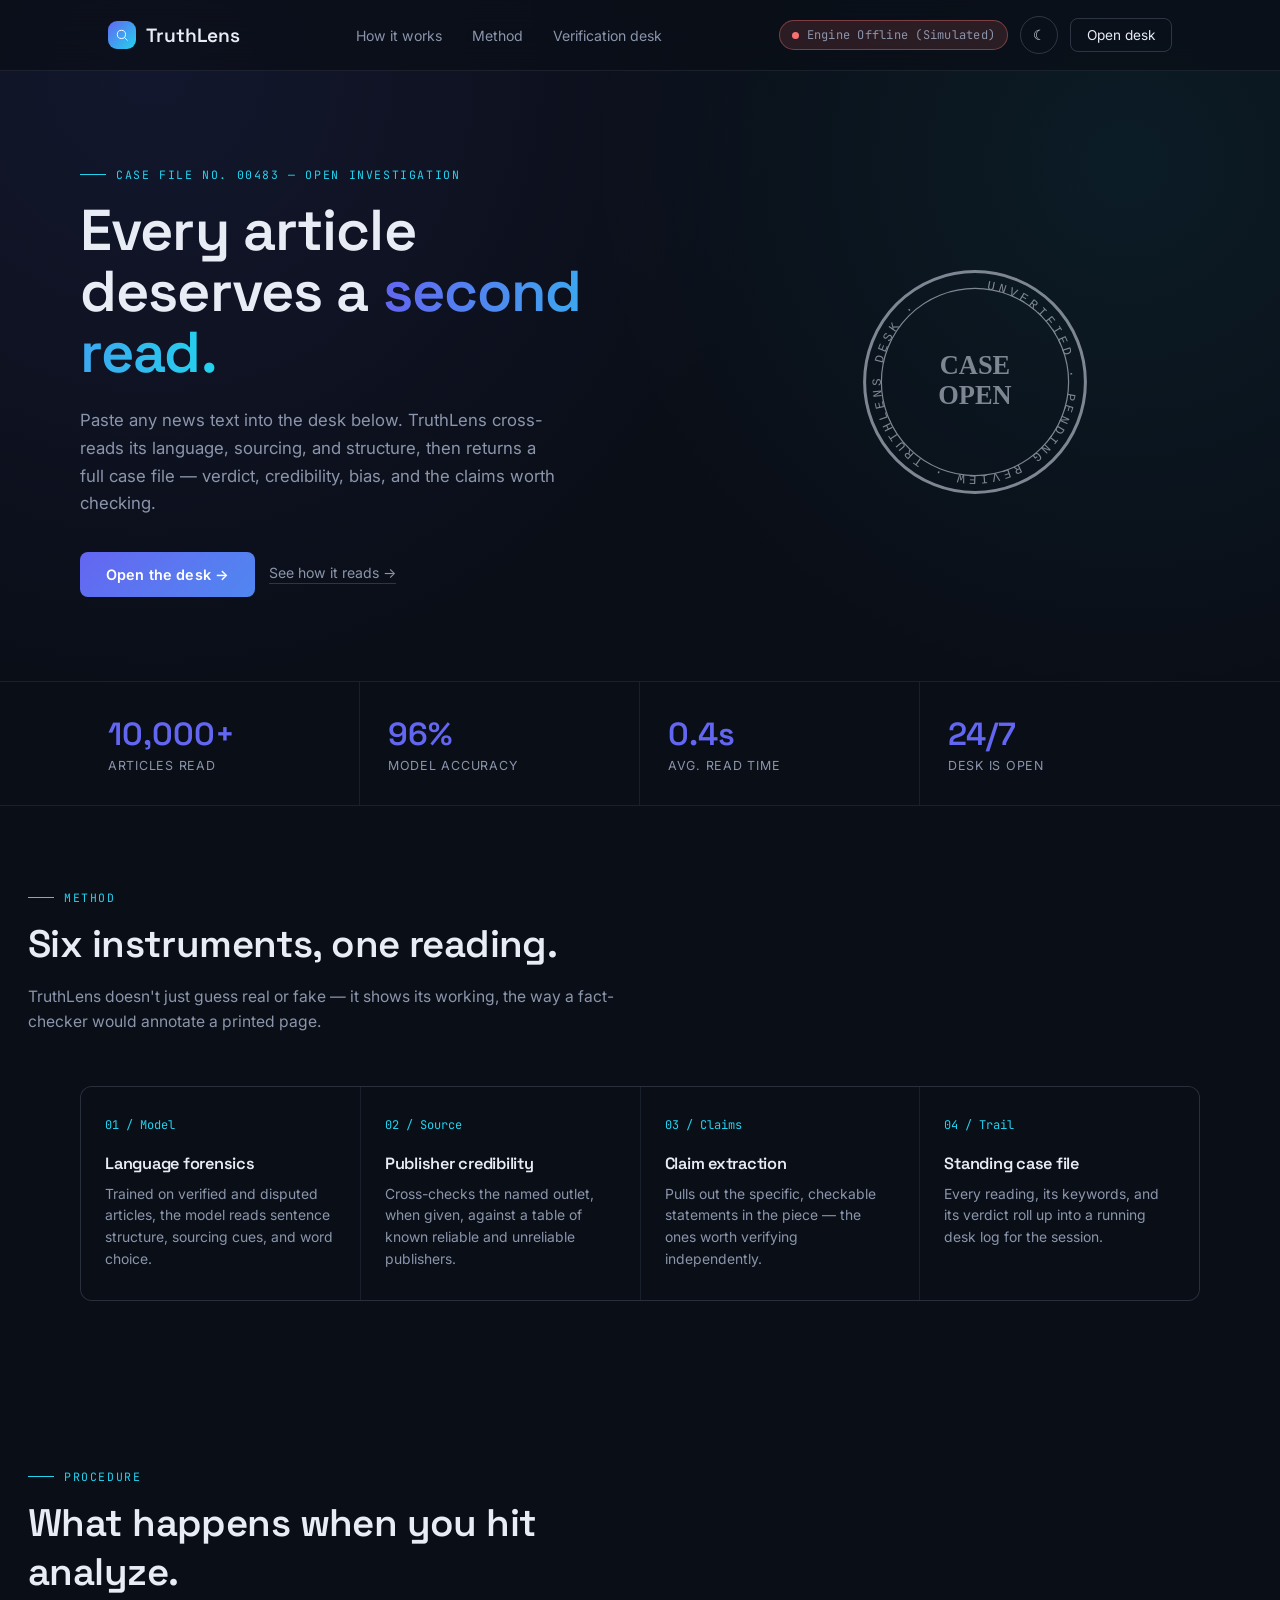
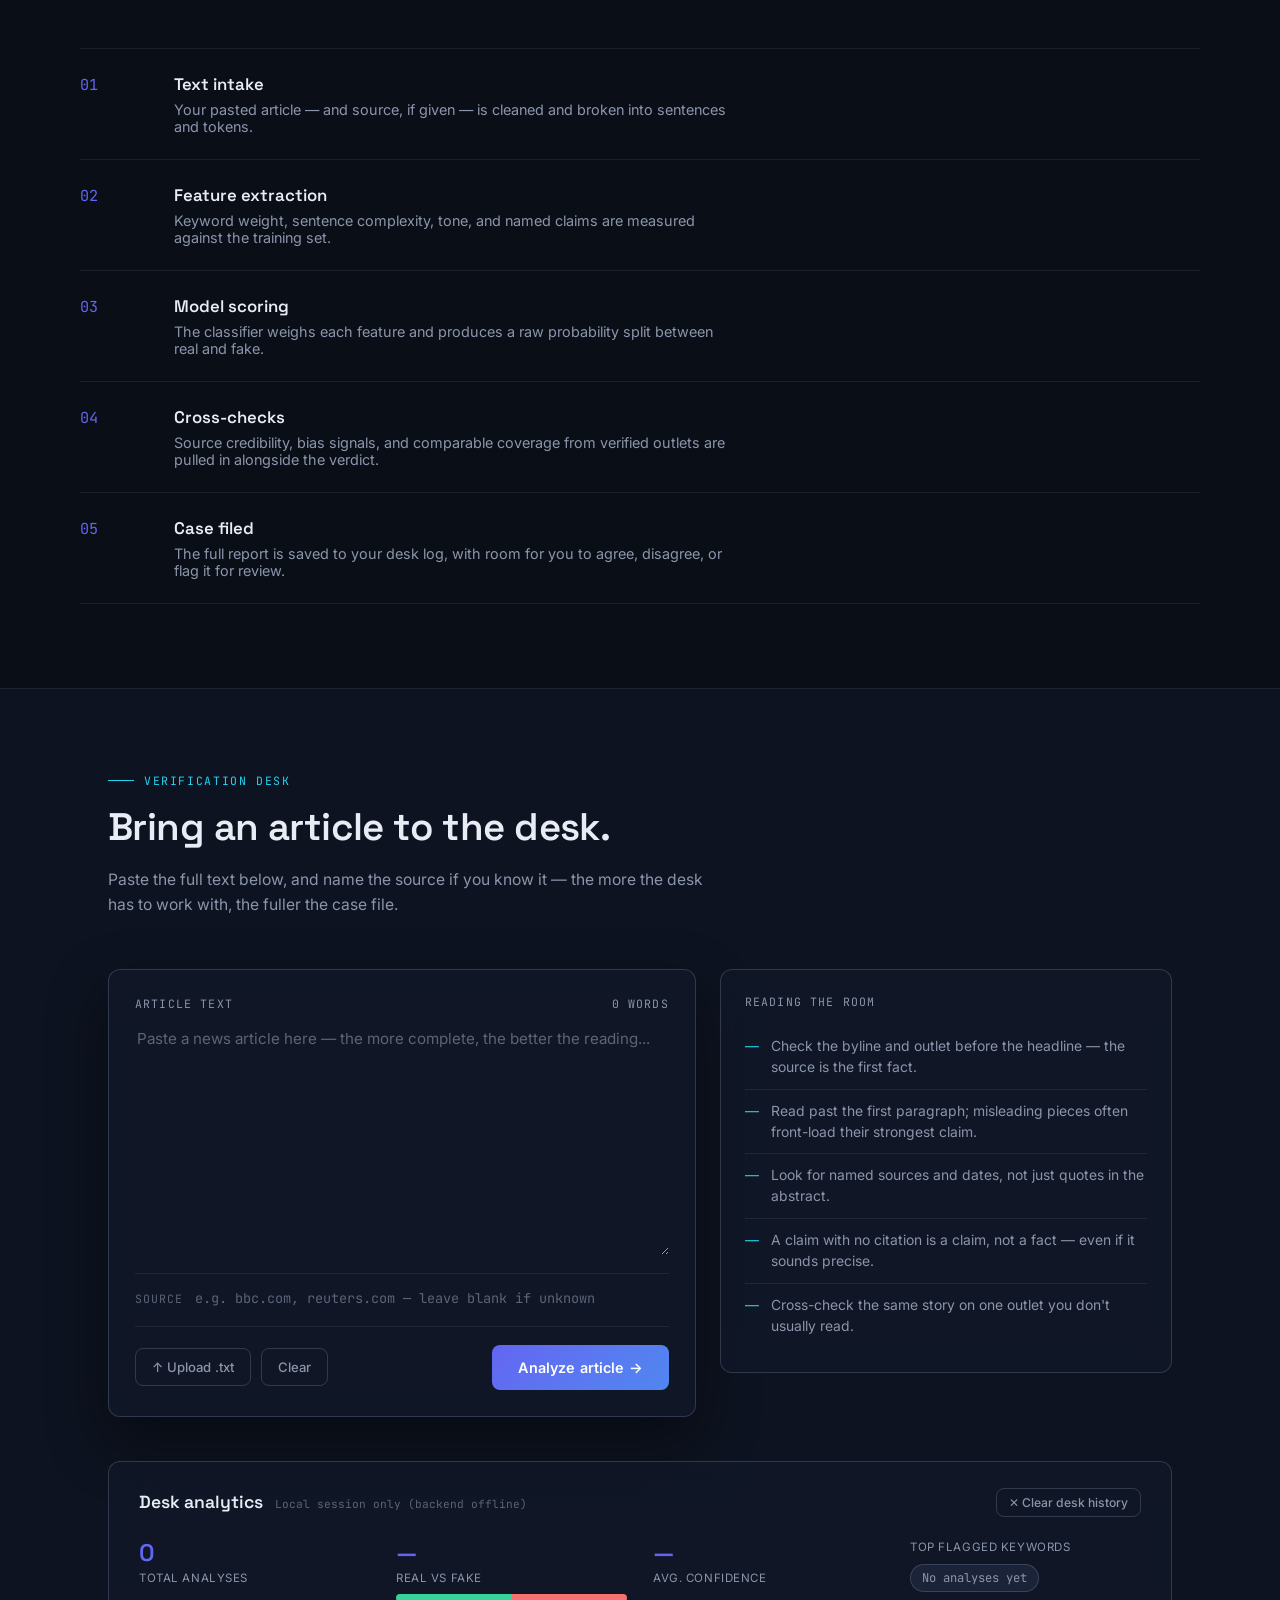
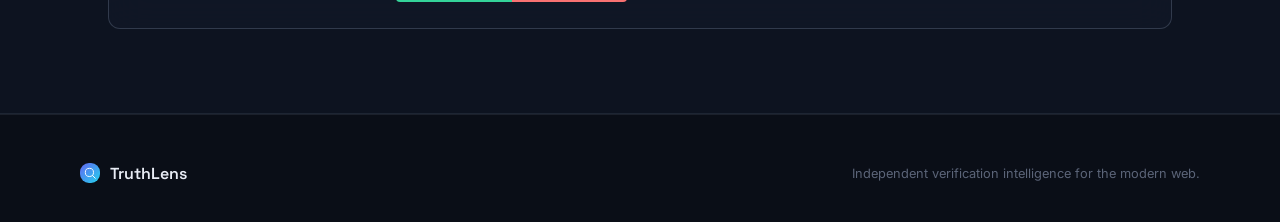
<file: frontend/index.html>
<!DOCTYPE html>
<html lang="en">
<head>
<meta charset="UTF-8">
<meta name="viewport" content="width=device-width, initial-scale=1.0">
<title>TruthLens — News Verification Desk</title>
<link rel="preconnect" href="https://fonts.googleapis.com">
<link href="https://fonts.googleapis.com/css2?family=Space+Grotesk:wght@500;600;700&family=Inter:wght@400;500;600&family=JetBrains+Mono:wght@400;500;600&display=swap" rel="stylesheet">
<link rel="stylesheet" href="style.css">
</head>
<body>

<svg width="0" height="0" style="position:absolute">
  <filter id="inkTexture">
    <feTurbulence type="fractalNoise" baseFrequency="0.9" numOctaves="2" result="noise" seed="4"/>
    <feDisplacementMap in="SourceGraphic" in2="noise" scale="3"/>
  </filter>
  <filter id="inkTexture2">
    <feTurbulence type="fractalNoise" baseFrequency="0.9" numOctaves="2" result="noise" seed="9"/>
    <feDisplacementMap in="SourceGraphic" in2="noise" scale="3"/>
  </filter>
</svg>

<header class="nav">
  <div class="nav-inner">
    <div class="logo">
      <span class="logo-mark">
        <svg viewBox="0 0 24 24" fill="none" xmlns="http://www.w3.org/2000/svg">
          <circle cx="11" cy="11" r="7" stroke="currentColor" stroke-width="1.6"/>
          <line x1="16.2" y1="16.2" x2="21" y2="21" stroke="currentColor" stroke-width="1.6" stroke-linecap="round"/>
        </svg>
      </span>
      TruthLens
    </div>
    <nav class="nav-links">
      <a href="#how">How it works</a>
      <a href="#features">Method</a>
      <a href="#desk">Verification desk</a>
    </nav>
    <div style="display:flex; align-items:center; gap:12px;">
      <div class="server-status" id="serverStatus" title="Flask ML Backend Status">
        <span class="status-dot"></span>
        <span class="status-text" id="statusText">Connecting...</span>
      </div>
      <button class="mode-toggle" id="modeToggle" title="Toggle print / digital mode" aria-label="Toggle theme">☾</button>
      <a href="#desk" class="nav-cta">Open desk</a>
    </div>
  </div>
</header>

<main>
<section class="hero">
  <div class="hero-grid">
    <div>
      <div class="eyebrow">Case file no. 00483 — open investigation</div>
      <h1>Every article<br>deserves a <em>second read.</em></h1>
      <p class="lede">Paste any news text into the desk below. TruthLens cross-reads its language, sourcing, and structure, then returns a full case file — verdict, credibility, bias, and the claims worth checking.</p>
      <div class="hero-actions">
        <a href="#desk" class="btn-primary">Open the desk →</a>
        <a href="#how" class="btn-ghost">See how it reads →</a>
      </div>
    </div>
    <div class="stamp-wrap">
      <svg class="stamp" viewBox="0 0 200 200" xmlns="http://www.w3.org/2000/svg">
        <circle cx="100" cy="100" r="92" fill="none" stroke="#8b93a0" stroke-width="2.5"/>
        <circle cx="100" cy="100" r="78" fill="none" stroke="#8b93a0" stroke-width="1"/>
        <path id="ringPath" d="M 100,22 A 78,78 0 1 1 99,22" fill="none"/>
        <text font-family="IBM Plex Mono, monospace" font-size="10.5" fill="#8b93a0" letter-spacing="3">
          <textPath href="#ringPath" startOffset="2%">UNVERIFIED · PENDING REVIEW · TRUTHLENS DESK ·</textPath>
        </text>
        <text x="100" y="93" text-anchor="middle" font-family="Fraunces, serif" font-size="22" font-weight="600" fill="#8b93a0">CASE</text>
        <text x="100" y="118" text-anchor="middle" font-family="Fraunces, serif" font-size="22" font-weight="600" fill="#8b93a0">OPEN</text>
      </svg>
    </div>
  </div>
</section>

<div class="stats-bar">
  <div class="stats-inner">
    <div class="stat"><div class="num" id="statArticles">10,000+</div><div class="label">Articles read</div></div>
    <div class="stat"><div class="num" id="statAccuracy">96%</div><div class="label" id="statModelName">Model accuracy</div></div>
    <div class="stat"><div class="num" id="statSpeed">0.4s</div><div class="label">Avg. read time</div></div>
    <div class="stat"><div class="num" id="statStatus">24/7</div><div class="label" id="statStatusLabel">Desk is open</div></div>
  </div>
</div>

<section class="section" id="features">
  <div class="section-head">
    <div class="eyebrow">Method</div>
    <h2>Six instruments, one reading.</h2>
    <p>TruthLens doesn't just guess real or fake — it shows its working, the way a fact-checker would annotate a printed page.</p>
  </div>
  <div class="features-grid">
    <div class="feature-card">
      <div class="fnum">01 / Model</div>
      <h3>Language forensics</h3>
      <p>Trained on verified and disputed articles, the model reads sentence structure, sourcing cues, and word choice.</p>
    </div>
    <div class="feature-card">
      <div class="fnum">02 / Source</div>
      <h3>Publisher credibility</h3>
      <p>Cross-checks the named outlet, when given, against a table of known reliable and unreliable publishers.</p>
    </div>
    <div class="feature-card">
      <div class="fnum">03 / Claims</div>
      <h3>Claim extraction</h3>
      <p>Pulls out the specific, checkable statements in the piece — the ones worth verifying independently.</p>
    </div>
    <div class="feature-card">
      <div class="fnum">04 / Trail</div>
      <h3>Standing case file</h3>
      <p>Every reading, its keywords, and its verdict roll up into a running desk log for the session.</p>
    </div>
  </div>
</section>

<section class="section" id="how">
  <div class="section-head">
    <div class="eyebrow">Procedure</div>
    <h2>What happens when you hit analyze.</h2>
  </div>
  <div class="process">
    <div class="process-row">
      <div class="pnum">01</div>
      <div><h4>Text intake</h4><p>Your pasted article — and source, if given — is cleaned and broken into sentences and tokens.</p></div>
    </div>
    <div class="process-row">
      <div class="pnum">02</div>
      <div><h4>Feature extraction</h4><p>Keyword weight, sentence complexity, tone, and named claims are measured against the training set.</p></div>
    </div>
    <div class="process-row">
      <div class="pnum">03</div>
      <div><h4>Model scoring</h4><p>The classifier weighs each feature and produces a raw probability split between real and fake.</p></div>
    </div>
    <div class="process-row">
      <div class="pnum">04</div>
      <div><h4>Cross-checks</h4><p>Source credibility, bias signals, and comparable coverage from verified outlets are pulled in alongside the verdict.</p></div>
    </div>
    <div class="process-row">
      <div class="pnum">05</div>
      <div><h4>Case filed</h4><p>The full report is saved to your desk log, with room for you to agree, disagree, or flag it for review.</p></div>
    </div>
  </div>
</section>

<section class="detector-section" id="desk">
  <div class="desk">
    <div class="section-head">
      <div class="eyebrow">Verification desk</div>
      <h2>Bring an article to the desk.</h2>
      <p>Paste the full text below, and name the source if you know it — the more the desk has to work with, the fuller the case file.</p>
    </div>

    <div class="desk-grid">
      <div class="input-card">
        <div class="card-label"><span>Article text</span><span id="wordCount">0 words</span></div>
        <textarea id="article-input" aria-label="Article text to verify" placeholder="Paste a news article here — the more complete, the better the reading..."></textarea>
        <div class="source-row">
          <span class="src-icon">SOURCE</span>
          <input type="text" id="sourceInput" placeholder="e.g. bbc.com, reuters.com — leave blank if unknown">
        </div>
        <div class="input-footer">
          <div class="input-actions">
            <button class="btn-secondary" id="uploadBtn">↑ Upload .txt</button>
            <button class="btn-secondary" id="clearBtn">Clear</button>
          </div>
          <button class="btn-primary" id="analyzeBtn">Analyze article →</button>
        </div>
        <input type="file" id="fileInput" accept=".txt" style="display:none">

        <div class="loading-panel" id="loadingPanel" role="status" aria-live="polite">
          <div class="progress-track"><div class="progress-fill" id="progressFill"></div></div>
          <div class="loading-line" id="line1"><span class="dot"></span> Reading submitted text…</div>
          <div class="loading-line" id="line2"><span class="dot"></span> Extracting language features…</div>
          <div class="loading-line" id="line3"><span class="dot"></span> Scoring against trained model…</div>
          <div class="loading-line" id="line4"><span class="dot"></span> Checking source & cross-references…</div>
          <div class="loading-line" id="line5"><span class="dot"></span> Drafting the case file…</div>
        </div>
      </div>

      <div class="tips-card">
        <div class="card-label">Reading the room</div>
        <ul>
          <li>Check the byline and outlet before the headline — the source is the first fact.</li>
          <li>Read past the first paragraph; misleading pieces often front-load their strongest claim.</li>
          <li>Look for named sources and dates, not just quotes in the abstract.</li>
          <li>A claim with no citation is a claim, not a fact — even if it sounds precise.</li>
          <li>Cross-check the same story on one outlet you don't usually read.</li>
        </ul>
      </div>
    </div>

    <div class="results-panel" id="resultsPanel" role="region" aria-live="polite" aria-label="Analysis report">
      <div class="results-head">
        <div>
          <div class="card-label">Case file — filed <span id="filedTime"></span></div>
          <h3 id="verdictHeadline">Analysis report</h3>
        </div>
        <div class="results-footer">
          <button class="btn-secondary" id="downloadBtn">⇩ Download report</button>
          <button class="btn-secondary" id="newAnalysisBtn">New analysis</button>
        </div>
      </div>

      <div class="results-grid">
        <div class="verdict-panel">
          <svg class="verdict-stamp" id="verdictStamp" viewBox="0 0 200 200" xmlns="http://www.w3.org/2000/svg">
            <circle cx="100" cy="100" r="90" fill="none" stroke-width="4"/>
            <text id="verdictWord" x="100" y="94" text-anchor="middle" font-family="Fraunces, serif" font-size="26" font-weight="700"></text>
            <text id="verdictSub" x="100" y="118" text-anchor="middle" font-family="IBM Plex Mono, monospace" font-size="10" letter-spacing="2"></text>
          </svg>
          <div class="confidence-num" id="confidenceNum">—</div>
          <div class="confidence-sub">authenticity score</div>
          <div class="score-bar-track"><div class="score-bar-fill" id="scoreBarFill"></div></div>
        </div>

        <div class="metrics-panel">
          <div class="metric-row">
            <div class="metric"><div class="m-label">Risk level</div><div class="m-value" id="riskLevel">—</div></div>
            <div class="metric"><div class="m-label">Sentiment</div><div class="m-value" id="sentiment">—</div></div>
            <div class="metric"><div class="m-label">Language</div><div class="m-value" id="language">English</div></div>
            <div class="metric"><div class="m-label">Read time</div><div class="m-value" id="procTime">—</div></div>
          </div>

          <div class="card-label">Probability split</div>
          <div class="prob-bars">
            <div class="prob-row">
              <span class="p-label">Real</span>
              <div class="prob-track"><div class="prob-fill real" id="realBar"></div></div>
              <span class="p-value" id="realPct">0%</span>
            </div>
            <div class="prob-row">
              <span class="p-label">Fake</span>
              <div class="prob-track"><div class="prob-fill fake" id="fakeBar"></div></div>
              <span class="p-value" id="fakePct">0%</span>
            </div>
          </div>

          <div class="card-label">Flagged terms</div>
          <div class="keywords" id="keywordChips"></div>

          <div class="explanation-block">
            <div class="card-label">Why the model called it this way</div>
            <ul class="checklist" id="checklistItems"></ul>
          </div>
        </div>
      </div>

      <div class="extras-grid">
        <div class="extra-card">
          <div class="card-label">Source credibility</div>
          <div class="cred-source-name" id="credSourceName">No source given</div>
          <div class="cred-score" id="credScoreText">—</div>
          <span class="cred-badge unrated" id="credBadge">Unrated</span>
        </div>

        <div class="extra-card">
          <div class="card-label">Bias detection</div>
          <div class="bias-meter">
            <div class="bm-top"><span class="bm-label">Political bias</span><span class="bm-value" id="biasPoliticalLabel">—</span></div>
            <div class="bias-track"><div class="bias-fill" id="biasPoliticalFill"></div></div>
          </div>
          <div class="bias-meter">
            <div class="bm-top"><span class="bm-label">Language bias</span><span class="bm-value" id="biasLanguageLabel">—</span></div>
            <div class="bias-track"><div class="bias-fill" id="biasLanguageFill"></div></div>
          </div>
          <div class="bias-meter">
            <div class="bm-top"><span class="bm-label">Emotional tone</span><span class="bm-value" id="biasEmotionLabel">—</span></div>
            <div class="bias-track"><div class="bias-fill" id="biasEmotionFill"></div></div>
          </div>
        </div>

        <div class="extra-card">
          <div class="card-label">AI summary</div>
          <p class="summary-text" id="summaryText">—</p>
        </div>

        <div class="extra-card">
          <div class="card-label">Compare with verified reporting</div>
          <div class="similar-list" id="similarList"></div>
        </div>

        <div class="extra-card wide">
          <div class="card-label">Extracted claims</div>
          <div id="claimsList"></div>
        </div>

        <div class="extra-card wide">
          <div class="card-label">Community verification</div>
          <div class="community-row">
            <button class="btn-secondary btn-vote" id="agreeBtn">✓ Agree with verdict</button>
            <button class="btn-secondary btn-vote" id="disagreeBtn">✕ Disagree</button>
            <button class="btn-secondary btn-vote" id="reportBtn">⚑ Report wrong prediction</button>
          </div>
          <div class="community-note" id="communityNote"></div>
        </div>
      </div>
    </div>

    <div class="dash-strip" id="dashStrip">
      <div class="dash-head">
        <div class="dash-head-left">
          <h4>Desk analytics</h4>
          <span class="dash-note" id="dashNote">Live SQLite Database History</span>
        </div>
        <button class="btn-clear-history" id="clearHistoryBtn" title="Clear stored predictions from database">✕ Clear desk history</button>
      </div>
      <div class="dash-grid">
        <div class="dash-item">
          <div class="d-num" id="dashTotal">0</div>
          <div class="d-label">Total analyses</div>
        </div>
        <div class="dash-item">
          <div class="d-num" id="dashRatioText">—</div>
          <div class="d-label">Real vs fake</div>
          <div class="dash-ratio"><div class="dash-ratio-real" id="dashRatioReal"></div><div class="dash-ratio-fake" id="dashRatioFake"></div></div>
        </div>
        <div class="dash-item">
          <div class="d-num" id="dashAvgConf">—</div>
          <div class="d-label">Avg. confidence</div>
        </div>
        <div class="dash-item">
          <div class="d-label" style="margin-bottom:10px;">Top flagged keywords</div>
          <div class="dash-keywords" id="dashKeywords"></div>
        </div>
      </div>
    </div>
  </div>
</section>
</main>

<footer>
  <div class="footer-inner">
    <div class="logo" style="font-size:1rem;">
      <span class="logo-mark" style="width:20px;height:20px;">
        <svg viewBox="0 0 24 24" fill="none" xmlns="http://www.w3.org/2000/svg" width="11" height="11">
          <circle cx="11" cy="11" r="7" stroke="currentColor" stroke-width="1.6"/>
          <line x1="16.2" y1="16.2" x2="21" y2="21" stroke="currentColor" stroke-width="1.6" stroke-linecap="round"/>
        </svg>
      </span>
      TruthLens
    </div>
    <div class="foot-note">Independent verification intelligence for the modern web.</div>
  </div>
</footer>

<script src="script.js" defer></script>

</body>
</html>
</file>
<file: frontend/style.css>
:root {
    --bg: #0a0e17;
    --bg-soft: #0d1320;
    --surface: #131a2b;
    --surface-2: #1a2338;
    --line: rgba(148,163,184,0.12);
    --line-strong: rgba(148,163,184,0.26);
    --paper: #0a0e17;
    --ink: #e8ecf5;
    --muted: #8b95ab;
    --muted-2: #5b6478;
    --real: #34d399;
    --real-dim: rgba(52,211,153,0.14);
    --fake: #f87171;
    --fake-dim: rgba(248,113,113,0.14);
    --accent: #6366f1;
    --accent-2: #22d3ee;
    --accent-dim: rgba(99,102,241,0.14);
    --radius: 12px;
    --radius-sm: 8px;
    --shadow: 0 24px 60px rgba(0,0,0,0.45);
    --glass-bg: rgba(19,26,43,0.6);
    --glass-blur: 18px;
  }
  body.paper-mode {
    --bg: #f7f8fc;
    --bg-soft: #eef0f8;
    --surface: #ffffff;
    --surface-2: #f2f4fa;
    --line: rgba(30,41,70,0.09);
    --line-strong: rgba(30,41,70,0.18);
    --paper: #ffffff;
    --ink: #161b2c;
    --muted: #5b6478;
    --muted-2: #8890a3;
    --real: #16a37a;
    --real-dim: rgba(22,163,122,0.12);
    --fake: #dc4747;
    --fake-dim: rgba(220,71,71,0.1);
    --accent: #4f46e5;
    --accent-2: #0891b2;
    --accent-dim: rgba(79,70,229,0.1);
    --shadow: 0 20px 50px rgba(30,41,70,0.1);
    --glass-bg: rgba(255,255,255,0.7);
  }
  * { box-sizing: border-box; }
  html { scroll-behavior: smooth; }
  body {
    margin: 0;
    background: var(--bg);
    background-image:
      radial-gradient(circle at 12% 8%, rgba(99,102,241,0.10), transparent 45%),
      radial-gradient(circle at 88% 18%, rgba(34,211,238,0.07), transparent 40%);
    background-attachment: fixed;
    color: var(--ink);
    font-family: 'Inter', sans-serif;
    -webkit-font-smoothing: antialiased;
    transition: background 0.4s ease, color 0.4s ease;
  }
  body.paper-mode { background-image: none; }
  h1, h2, h3, .display { font-family: 'Space Grotesk', sans-serif; letter-spacing: -0.015em; }
  .mono { font-family: 'JetBrains Mono', monospace; }
  a { color: inherit; }
  .wrap { max-width: 1120px; margin: 0 auto; padding: 0 28px; }
  ::selection { background: var(--accent); color: #fff; }

  header.nav {
    position: sticky; top: 0; z-index: 50;
    background: color-mix(in srgb, var(--bg) 72%, transparent);
    backdrop-filter: blur(var(--glass-blur)); -webkit-backdrop-filter: blur(var(--glass-blur));
    border-bottom: 1px solid var(--line);
  }
  .nav-inner { display: flex; align-items: center; justify-content: space-between; padding: 16px 28px; max-width: 1120px; margin: 0 auto; }
  .logo { display: flex; align-items: center; gap: 10px; font-family: 'Space Grotesk', sans-serif; font-weight: 600; font-size: 1.2rem; }
  .logo-mark {
    width: 28px; height: 28px; border-radius: 9px; display: flex; align-items: center; justify-content: center;
    background: linear-gradient(135deg, var(--accent), var(--accent-2)); color: #fff;
  }
  .logo-mark svg { width: 14px; height: 14px; }
  .nav-links { display: flex; align-items: center; gap: 30px; font-size: 0.88rem; }
  .nav-links a { text-decoration: none; color: var(--muted); transition: color 0.2s; }
  .nav-links a:hover { color: var(--ink); }
  .nav-cta {
    border: 1px solid var(--line-strong); padding: 8px 16px; border-radius: var(--radius-sm);
    font-size: 0.85rem; text-decoration: none; transition: all 0.2s;
  }
  .nav-cta:hover { border-color: var(--accent); color: var(--accent); background: var(--accent-dim); }
  .mode-toggle {
    width: 38px; height: 38px; border-radius: 50%; border: 1px solid var(--line-strong);
    background: transparent; color: var(--ink); cursor: pointer; display: flex; align-items: center; justify-content: center;
    font-size: 0.9rem; transition: all 0.2s;
  }
  .mode-toggle:hover { border-color: var(--accent); color: var(--accent); }

  .hero { position: relative; padding: 96px 28px 84px; overflow: hidden; }
  .hero-grid { display: grid; grid-template-columns: 1.15fr 0.85fr; gap: 60px; align-items: center; max-width: 1120px; margin: 0 auto; }
  .eyebrow {
    font-family: 'JetBrains Mono', monospace; font-size: 0.72rem; letter-spacing: 0.14em; text-transform: uppercase;
    color: var(--accent-2); margin-bottom: 18px; display: flex; align-items: center; gap: 10px;
  }
  .eyebrow::before { content: ''; width: 26px; height: 1px; background: var(--accent-2); }
  .hero h1 { font-size: clamp(2.4rem, 5vw, 3.6rem); line-height: 1.06; font-weight: 600; margin: 0 0 24px; }
  .hero h1 em { font-style: normal; color: var(--accent); font-weight: 600; background: linear-gradient(90deg, var(--accent), var(--accent-2)); -webkit-background-clip: text; background-clip: text; -webkit-text-fill-color: transparent; }
  .hero p.lede { color: var(--muted); font-size: 1.05rem; line-height: 1.65; max-width: 480px; margin: 0 0 34px; }
  .hero-actions { display: flex; gap: 14px; align-items: center; }
  .btn-primary {
    background: linear-gradient(135deg, var(--accent), color-mix(in srgb, var(--accent) 70%, var(--accent-2)));
    color: #fff; border: none; padding: 14px 26px; border-radius: var(--radius-sm);
    font-family: 'Inter', sans-serif; font-weight: 600; font-size: 0.9rem; letter-spacing: 0.01em; cursor: pointer;
    text-decoration: none; display: inline-flex; align-items: center; gap: 8px; transition: transform 0.15s ease, box-shadow 0.15s ease;
  }
  .btn-primary:hover { transform: translateY(-1px); box-shadow: 0 10px 26px rgba(99,102,241,0.35); }
  .btn-primary:disabled { opacity: 0.55; cursor: default; transform: none; box-shadow: none; }
  .btn-ghost {
    color: var(--muted); text-decoration: none; font-size: 0.88rem; border-bottom: 1px solid var(--line-strong);
    padding-bottom: 2px; transition: color 0.2s, border-color 0.2s;
  }
  .btn-ghost:hover { color: var(--ink); border-color: var(--accent); }

  .stamp-wrap { display: flex; align-items: center; justify-content: center; position: relative; }
  .stamp { width: 240px; height: 240px; filter: none; opacity: 0.9; }

  .stats-bar { border-top: 1px solid var(--line); border-bottom: 1px solid var(--line); }
  .stats-inner { max-width: 1120px; margin: 0 auto; display: grid; grid-template-columns: repeat(4, 1fr); }
  .stat { padding: 32px 28px; border-right: 1px solid var(--line); }
  .stat:last-child { border-right: none; }
  .stat .num { font-family: 'Space Grotesk', sans-serif; font-size: 2rem; font-weight: 600; color: var(--accent); }
  .stat .label { font-size: 0.78rem; color: var(--muted); margin-top: 4px; text-transform: uppercase; letter-spacing: 0.06em; }

  .section { padding: 84px 28px; }
  .section-head { max-width: 620px; margin-bottom: 52px; }
  .section-head .eyebrow { margin-bottom: 14px; }
  .section-head h2 { font-size: clamp(1.8rem, 3vw, 2.4rem); font-weight: 600; margin: 0 0 14px; }
  .section-head p { color: var(--muted); line-height: 1.6; font-size: 0.98rem; }

  .features-grid { max-width: 1120px; margin: 0 auto; display: grid; grid-template-columns: repeat(4, 1fr); gap: 1px; background: var(--line); border: 1px solid var(--line); border-radius: var(--radius); overflow: hidden; }
  .feature-card { background: var(--bg); padding: 30px 24px; transition: background 0.25s ease; }
  .feature-card:hover { background: var(--surface); }
  .feature-card .fnum { font-family: 'JetBrains Mono', monospace; font-size: 0.75rem; color: var(--accent-2); margin-bottom: 20px; }
  .feature-card h3 { font-size: 1.02rem; font-weight: 600; margin: 0 0 10px; }
  .feature-card p { color: var(--muted); font-size: 0.87rem; line-height: 1.55; margin: 0; }

  .process { max-width: 1120px; margin: 0 auto; }
  .process-row { display: grid; grid-template-columns: 70px 1fr; gap: 24px; padding: 24px 0; border-top: 1px solid var(--line); align-items: baseline; }
  .process-row:last-child { border-bottom: 1px solid var(--line); }
  .process-row .pnum { font-family: 'JetBrains Mono', monospace; color: var(--accent); font-size: 0.95rem; }
  .process-row h4 { margin: 0 0 6px; font-size: 1.05rem; font-weight: 600; font-family: 'Space Grotesk', sans-serif; }
  .process-row p { margin: 0; color: var(--muted); font-size: 0.9rem; max-width: 560px; }

  .detector-section { background: var(--bg-soft); border-top: 1px solid var(--line); border-bottom: 1px solid var(--line); }
  .desk { max-width: 1120px; margin: 0 auto; padding: 84px 28px; }
  .desk-grid { display: grid; grid-template-columns: 1.3fr 1fr; gap: 24px; align-items: start; }
  .input-card {
    background: var(--glass-bg); backdrop-filter: blur(var(--glass-blur)); -webkit-backdrop-filter: blur(var(--glass-blur));
    border: 1px solid var(--line-strong); border-radius: var(--radius); padding: 26px; box-shadow: var(--shadow);
  }
  .input-card .card-label {
    font-family: 'JetBrains Mono', monospace; font-size: 0.72rem; text-transform: uppercase; letter-spacing: 0.1em;
    color: var(--muted); margin-bottom: 14px; display: flex; justify-content: space-between;
  }
  textarea#article-input {
    width: 100%; min-height: 230px; background: transparent; border: none; outline: none;
    color: var(--ink); font-family: 'Inter', sans-serif; font-size: 0.95rem; line-height: 1.6; resize: vertical;
  }
  textarea#article-input::placeholder { color: var(--muted-2); }

  .source-row { display: flex; align-items: center; gap: 10px; margin-top: 14px; padding-top: 14px; border-top: 1px solid var(--line); }
  .source-row .src-icon { color: var(--muted-2); font-family: 'JetBrains Mono', monospace; font-size: 0.72rem; letter-spacing: 0.08em; flex-shrink: 0; }
  .source-row input {
    flex: 1; background: transparent; border: none; outline: none; color: var(--ink);
    font-family: 'JetBrains Mono', monospace; font-size: 0.85rem;
  }
  .source-row input::placeholder { color: var(--muted-2); }

  .input-footer { display: flex; justify-content: space-between; align-items: center; margin-top: 18px; border-top: 1px solid var(--line); padding-top: 18px; flex-wrap: wrap; gap: 12px; }
  .input-actions { display: flex; gap: 10px; }
  .btn-secondary {
    background: transparent; border: 1px solid var(--line-strong); color: var(--muted); padding: 10px 16px;
    border-radius: var(--radius-sm); font-family: 'Inter', sans-serif; font-weight: 500; font-size: 0.82rem; cursor: pointer; transition: all 0.2s;
  }
  .btn-secondary:hover { border-color: var(--accent); color: var(--ink); background: var(--accent-dim); }
  .btn-secondary:disabled { opacity: 0.45; cursor: default; }
  .btn-secondary:disabled:hover { border-color: var(--line-strong); color: var(--muted); background: transparent; }
  .char-count { font-family: 'JetBrains Mono', monospace; font-size: 0.75rem; color: var(--muted-2); }

  .tips-card {
    background: var(--glass-bg); backdrop-filter: blur(var(--glass-blur)); -webkit-backdrop-filter: blur(var(--glass-blur));
    border: 1px solid var(--line-strong); border-radius: var(--radius); padding: 24px;
  }
  .tips-card .card-label { font-family: 'JetBrains Mono', monospace; font-size: 0.72rem; text-transform: uppercase; letter-spacing: 0.1em; color: var(--muted); margin-bottom: 16px; }
  .tips-card ul { list-style: none; margin: 0; padding: 0; }
  .tips-card li { display: flex; gap: 12px; padding: 11px 0; border-top: 1px solid var(--line); font-size: 0.87rem; color: var(--muted); line-height: 1.5; }
  .tips-card li:first-child { border-top: none; }
  .tips-card li::before { content: '—'; color: var(--accent-2); flex-shrink: 0; }

  .loading-panel { display: none; padding: 32px 0 4px; }
  .loading-panel.active { display: block; }
  .loading-line { display: flex; justify-content: space-between; align-items: center; padding: 10px 0; font-family: 'JetBrains Mono', monospace; font-size: 0.82rem; color: var(--muted-2); opacity: 0.35; transition: opacity 0.3s, color 0.3s; }
  .loading-line.active { opacity: 1; color: var(--ink); }
  .loading-line .dot { width: 6px; height: 6px; border-radius: 50%; background: var(--muted-2); }
  .loading-line.active .dot { background: var(--accent); box-shadow: 0 0 8px var(--accent); }
  .progress-track { height: 3px; background: var(--line); margin: 20px 0; overflow: hidden; border-radius: 2px; }
  .progress-fill { height: 100%; width: 0%; background: linear-gradient(90deg, var(--accent), var(--accent-2)); transition: width 0.3s linear; }

  .results-panel { display: none; margin-top: 56px; }
  .results-panel.active { display: block; animation: rise 0.5s ease; }
  @keyframes rise { from { opacity: 0; transform: translateY(14px); } to { opacity: 1; transform: translateY(0); } }
  .results-head { display: flex; justify-content: space-between; align-items: flex-end; margin-bottom: 28px; flex-wrap: wrap; gap: 20px;}
  .results-head h3 { font-size: 1.6rem; margin: 0; font-weight: 600; }
  .results-footer { display: flex; gap: 12px; }
  .results-grid {
    display: grid; grid-template-columns: 300px 1fr; gap: 1px; background: var(--line);
    border: 1px solid var(--line-strong); border-radius: var(--radius) var(--radius) 0 0; overflow: hidden;
  }

  .verdict-panel { background: var(--surface); padding: 38px 30px; display: flex; flex-direction: column; align-items: center; text-align: center; position: relative; }
  .verdict-stamp { width: 140px; height: 140px; margin-bottom: 18px; filter: none; }
  .verdict-panel .verdict-label { font-family: 'JetBrains Mono', monospace; font-size: 0.75rem; letter-spacing: 0.1em; text-transform: uppercase; color: var(--muted); }
  .verdict-panel .confidence-num { font-family: 'Space Grotesk', sans-serif; font-size: 2.4rem; font-weight: 600; margin: 6px 0 2px; }
  .verdict-panel .confidence-sub { font-size: 0.8rem; color: var(--muted); }
  .score-bar-track { width: 170px; height: 6px; background: var(--surface-2); border-radius: 4px; overflow: hidden; margin: 12px 0 0; }
  .score-bar-fill { height: 100%; border-radius: 4px; width: 0%; transition: width 0.9s ease; }

  .metrics-panel { background: var(--surface); padding: 28px 30px; }
  .metric-row { display: grid; grid-template-columns: repeat(4, 1fr); gap: 18px; margin-bottom: 26px; }
  .metric { border-left: 2px solid var(--accent-dim); padding-left: 12px; }
  .metric .m-label { font-family: 'JetBrains Mono', monospace; font-size: 0.68rem; text-transform: uppercase; letter-spacing: 0.06em; color: var(--muted-2); margin-bottom: 6px; }
  .metric .m-value { font-size: 1.02rem; font-weight: 600; }

  .prob-bars { margin-bottom: 26px; }
  .prob-row { display: flex; align-items: center; gap: 12px; margin-bottom: 10px; }
  .prob-row .p-label { width: 46px; font-family: 'JetBrains Mono', monospace; font-size: 0.78rem; color: var(--muted); }
  .prob-track { flex: 1; height: 8px; background: var(--surface-2); border-radius: 5px; overflow: hidden; }
  .prob-fill { height: 100%; border-radius: 5px; width: 0%; transition: width 0.8s ease; }
  .prob-fill.real { background: var(--real); }
  .prob-fill.fake { background: var(--fake); }
  .prob-row .p-value { width: 42px; text-align: right; font-family: 'JetBrains Mono', monospace; font-size: 0.78rem; color: var(--muted); }

  .keywords { display: flex; flex-wrap: wrap; gap: 8px; margin-bottom: 22px; }
  .keyword-chip { font-family: 'JetBrains Mono', monospace; font-size: 0.76rem; padding: 5px 11px; border: 1px solid var(--line-strong); border-radius: 20px; color: var(--muted); background: var(--surface-2); }

  .explanation-block { border-top: 1px solid var(--line); padding-top: 20px; }
  .explanation-block .card-label { margin-bottom: 10px; }

  .extras-grid { display: grid; grid-template-columns: repeat(2, 1fr); gap: 1px; background: var(--line); border: 1px solid var(--line-strong); border-top: none; border-radius: 0 0 var(--radius) var(--radius); overflow: hidden; }
  .extra-card { background: var(--surface); padding: 26px; }
  .extra-card.wide { grid-column: span 2; }
  .extra-card .card-label {
    font-family: 'JetBrains Mono', monospace; font-size: 0.72rem; text-transform: uppercase; letter-spacing: 0.1em;
    color: var(--muted); margin-bottom: 16px;
  }

  .cred-source-name { font-family: 'Space Grotesk', sans-serif; font-size: 1.2rem; font-weight: 600; }
  .cred-score { font-family: 'JetBrains Mono', monospace; font-size: 0.85rem; color: var(--muted); margin-top: 8px; }
  .cred-badge { display: inline-flex; align-items: center; gap: 8px; padding: 5px 12px; border-radius: 20px; font-family: 'JetBrains Mono', monospace; font-size: 0.72rem; letter-spacing: 0.03em; margin-top: 12px; }
  .cred-badge.trusted { background: var(--real-dim); color: var(--real); }
  .cred-badge.suspicious { background: var(--fake-dim); color: var(--fake); }
  .cred-badge.unrated { background: rgba(139,147,160,0.15); color: var(--muted); }

  .checklist { list-style: none; margin: 0; padding: 0; }
  .checklist li { display: flex; gap: 10px; align-items: flex-start; padding: 8px 0; font-size: 0.87rem; line-height: 1.5; color: var(--ink); }
  .checklist .mark { font-family: 'JetBrains Mono', monospace; flex-shrink: 0; width: 16px; font-weight: 600; }
  .checklist li.flag .mark { color: var(--fake); }
  .checklist li.clear .mark { color: var(--real); }

  .bias-meter { margin-bottom: 18px; }
  .bias-meter:last-child { margin-bottom: 0; }
  .bias-meter .bm-top { display: flex; justify-content: space-between; font-size: 0.82rem; margin-bottom: 6px; }
  .bias-meter .bm-top .bm-label { color: var(--muted); }
  .bias-meter .bm-top .bm-value { font-family: 'JetBrains Mono', monospace; }
  .bias-track { height: 6px; background: var(--surface-2); border-radius: 3px; overflow: hidden; }
  .bias-fill { height: 100%; border-radius: 3px; width: 0%; transition: width 0.9s ease; background: linear-gradient(90deg, var(--accent), var(--accent-2)); }

  .claim-item { border-left: 2px solid var(--line-strong); padding: 4px 0 4px 14px; margin-bottom: 16px; }
  .claim-item:last-child { margin-bottom: 0; }
  .claim-item .claim-num { font-family: 'JetBrains Mono', monospace; font-size: 0.7rem; color: var(--muted-2); text-transform: uppercase; letter-spacing: 0.08em; }
  .claim-item blockquote { margin: 6px 0 8px; font-family: 'Space Grotesk', sans-serif; font-style: normal; font-weight: 500; font-size: 0.94rem; line-height: 1.5; }
  .claim-status { display: inline-block; font-family: 'JetBrains Mono', monospace; font-size: 0.7rem; padding: 3px 10px; border-radius: 20px; background: var(--accent-dim); color: var(--accent-2); }

  .similar-list { display: flex; flex-direction: column; }
  .similar-row { display: flex; justify-content: space-between; align-items: center; padding: 10px 0; border-top: 1px solid var(--line); font-size: 0.88rem; }
  .similar-row:first-child { border-top: none; }
  .similar-outlet { font-weight: 600; }
  .similar-pct { font-family: 'JetBrains Mono', monospace; color: var(--muted); font-size: 0.8rem; }

  .summary-text { font-size: 0.92rem; line-height: 1.65; color: var(--muted); margin: 0; }

  .community-row { display: flex; gap: 10px; flex-wrap: wrap; }
  .btn-vote { flex: 1; min-width: 150px; }
  .community-note { margin-top: 14px; font-size: 0.82rem; color: var(--accent-2); font-family: 'JetBrains Mono', monospace; min-height: 18px; }

  .dash-strip {
    max-width: 1120px; margin: 44px auto 0; border: 1px solid var(--line-strong); border-radius: var(--radius);
    background: var(--glass-bg); backdrop-filter: blur(var(--glass-blur)); -webkit-backdrop-filter: blur(var(--glass-blur));
    padding: 26px 30px;
  }
  .dash-head { display: flex; justify-content: space-between; align-items: center; margin-bottom: 20px; flex-wrap: wrap; gap: 10px; }
  .dash-head-left { display: flex; align-items: baseline; gap: 12px; flex-wrap: wrap; }
  .dash-head h4 { margin: 0; font-family: 'Space Grotesk', sans-serif; font-size: 1.1rem; font-weight: 600; }
  .dash-head .dash-note { font-family: 'JetBrains Mono', monospace; font-size: 0.7rem; color: var(--muted-2); }
  .btn-clear-history {
    background: transparent; border: 1px solid var(--line-strong); color: var(--muted);
    font-family: 'Inter', sans-serif; font-weight: 500; font-size: 0.76rem; padding: 6px 12px;
    border-radius: var(--radius-sm); cursor: pointer; transition: all 0.2s ease;
  }
  .btn-clear-history:hover { border-color: var(--fake); color: var(--fake); background: var(--fake-dim); }

  .server-status {
    display: inline-flex; align-items: center; gap: 8px; padding: 6px 12px; border-radius: 20px;
    font-family: 'JetBrains Mono', monospace; font-size: 0.75rem; letter-spacing: 0.02em;
    background: var(--surface-2); border: 1px solid var(--line); color: var(--muted);
    transition: all 0.3s ease;
  }
  .status-dot {
    width: 7px; height: 7px; border-radius: 50%; background: var(--muted); display: inline-block;
    transition: background 0.3s ease, box-shadow 0.3s ease;
  }
  .server-status.online {
    border-color: rgba(52, 211, 153, 0.4); background: var(--real-dim); color: var(--ink);
  }
  .server-status.online .status-dot {
    background: var(--real); box-shadow: 0 0 8px var(--real);
  }
  .server-status.offline {
    border-color: rgba(248, 113, 113, 0.4); background: var(--fake-dim); color: var(--muted);
  }
  .server-status.offline .status-dot {
    background: var(--fake);
  }

  .dash-grid { display: grid; grid-template-columns: repeat(4, 1fr); gap: 26px; }
  .dash-item .d-num { font-family: 'Space Grotesk', sans-serif; font-size: 1.5rem; font-weight: 600; color: var(--accent); }
  .dash-item .d-label { font-size: 0.72rem; color: var(--muted); text-transform: uppercase; letter-spacing: 0.05em; margin-top: 3px; }
  .dash-ratio { display: flex; height: 8px; border-radius: 4px; overflow: hidden; margin-top: 9px; }
  .dash-ratio-real { background: var(--real); width: 50%; transition: width 0.6s ease; }
  .dash-ratio-fake { background: var(--fake); width: 50%; transition: width 0.6s ease; }
  .dash-keywords { display: flex; flex-wrap: wrap; gap: 6px; margin-top: 2px; }

  footer { padding: 48px 28px 38px; border-top: 1px solid var(--line); }
  .footer-inner { max-width: 1120px; margin: 0 auto; display: flex; justify-content: space-between; align-items: center; flex-wrap: wrap; gap: 16px; }
  footer .foot-note { font-size: 0.8rem; color: var(--muted-2); }

  @media (max-width: 1024px) {
    .hero-grid { grid-template-columns: 1fr; }
    .stamp-wrap { display: none; }
    .desk-grid { grid-template-columns: 1fr; }
  }

  @media (max-width: 860px) {
    .hero-grid, .desk-grid, .results-grid, .metric-row, .extras-grid, .dash-grid { grid-template-columns: 1fr; }
    .features-grid { grid-template-columns: repeat(2, 1fr); }
    .stats-inner { grid-template-columns: repeat(2, 1fr); }
    .stat { border-right: none; border-bottom: 1px solid var(--line); }
    .nav-links { display: none; }
    .extra-card.wide { grid-column: span 1; }
  }

  @media (max-width: 480px) {
    .hero { padding: 72px 20px 60px; }
    .section { padding: 60px 20px; }
    .desk { padding: 56px 20px; }
    .wrap, .nav-inner { padding-left: 20px; padding-right: 20px; }
    .results-head { flex-direction: column; align-items: flex-start; }
  }

  @media (prefers-reduced-motion: reduce) {
    * { animation: none !important; transition: none !important; }
  }

  a:focus-visible, button:focus-visible, textarea:focus-visible, input:focus-visible {
    outline: 2px solid var(--accent); outline-offset: 2px; border-radius: 4px;
  }
</file>
